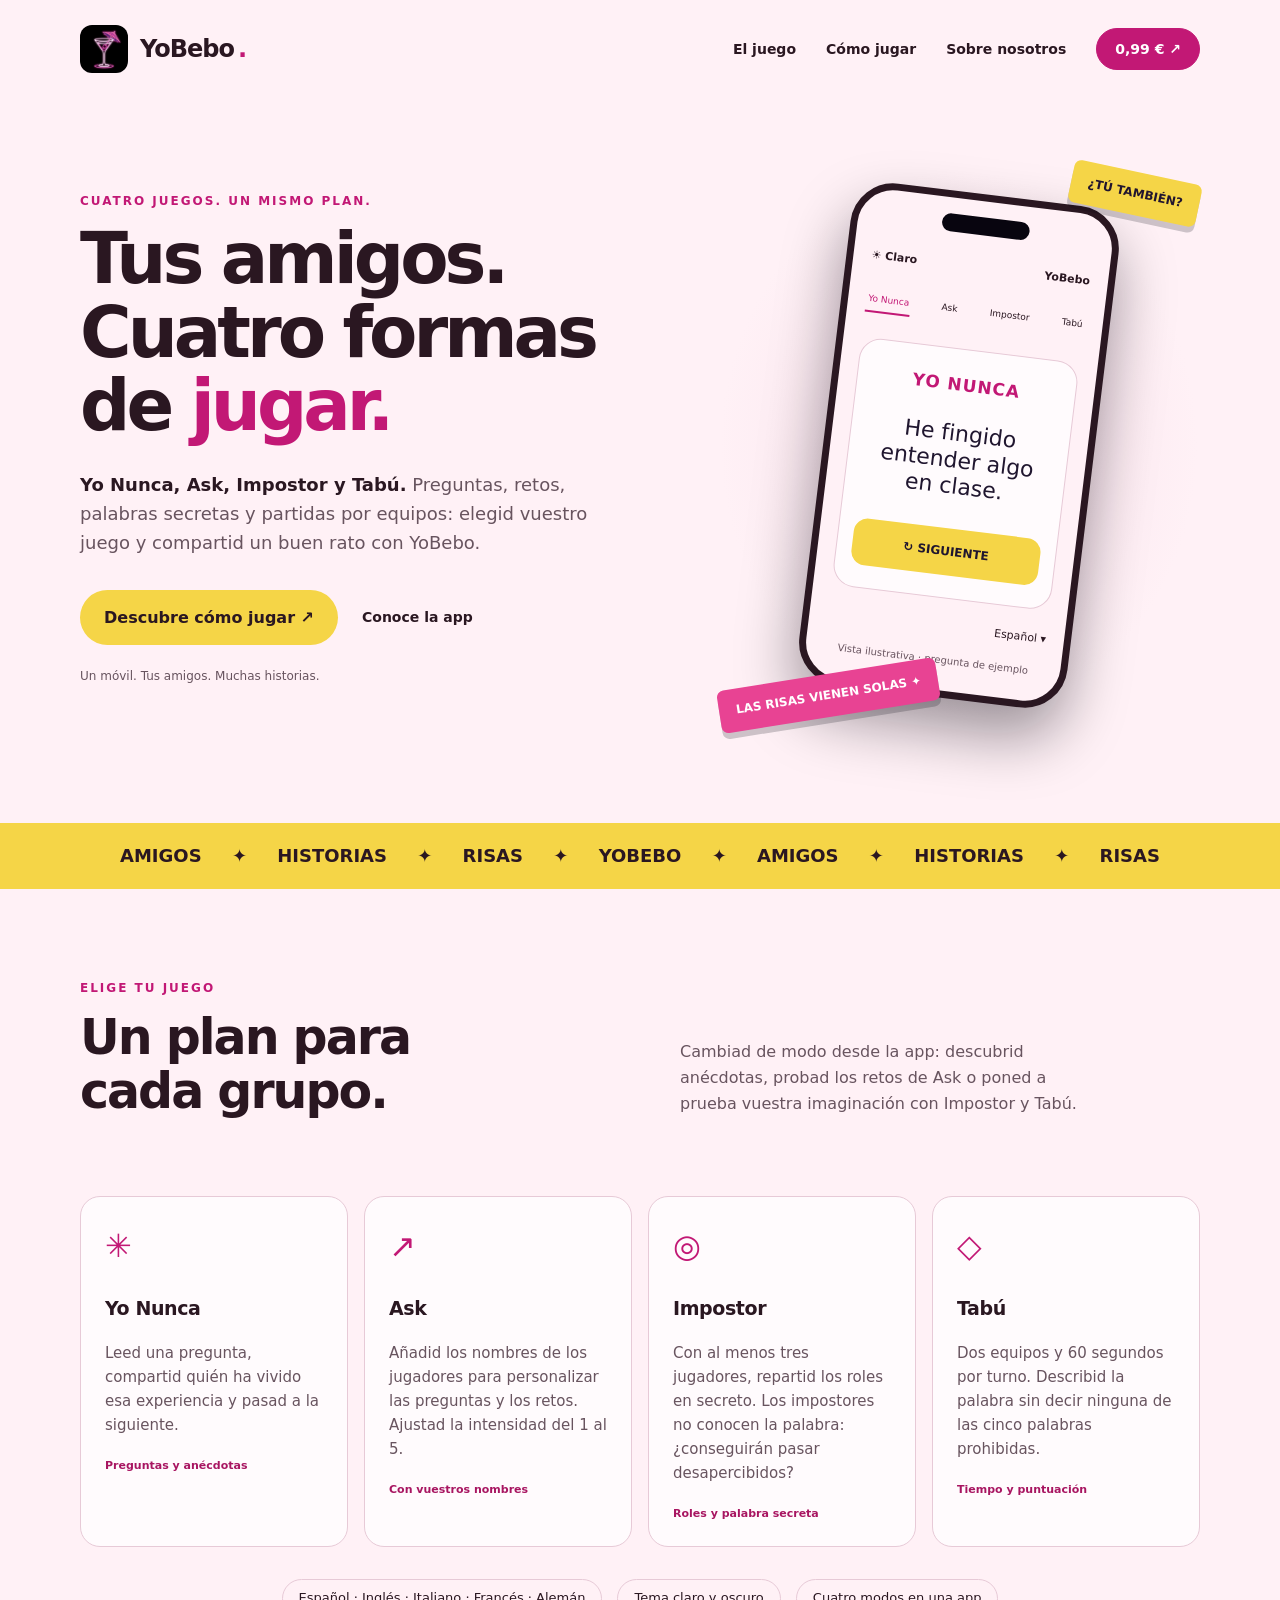
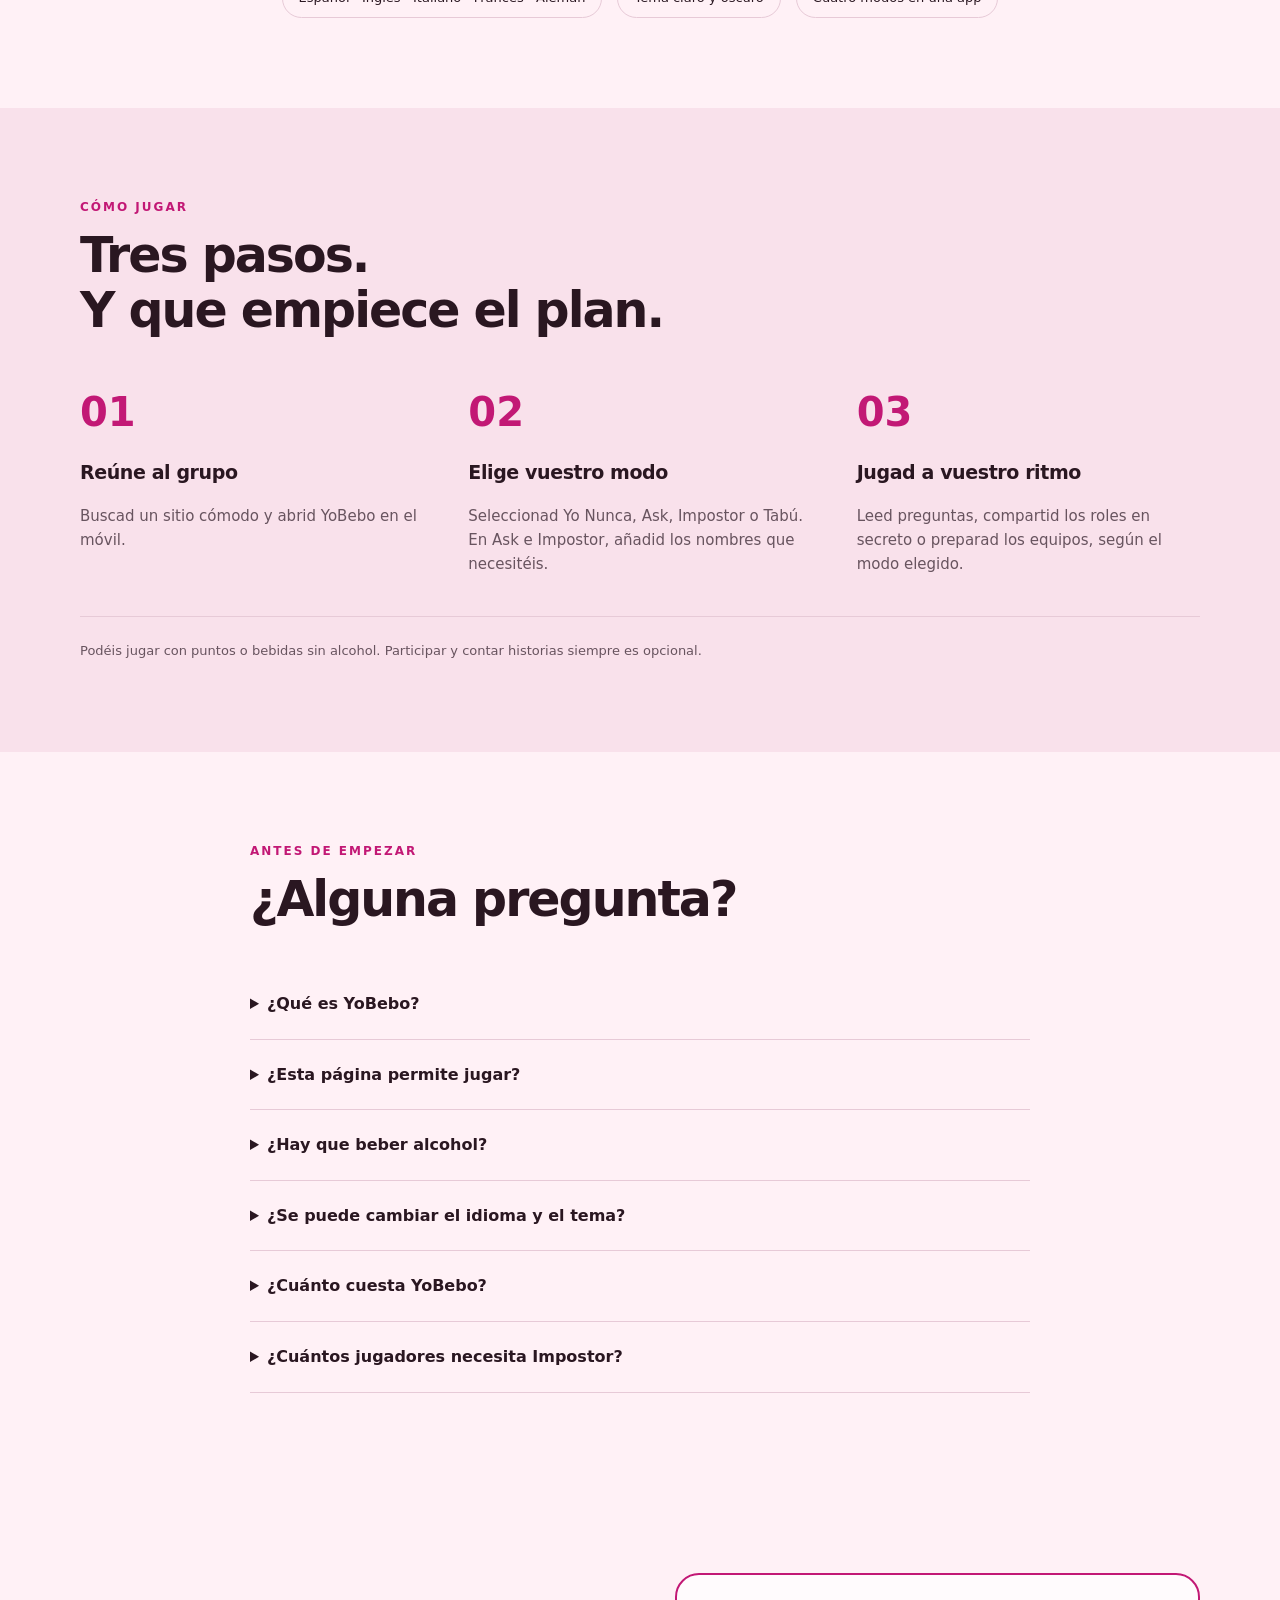
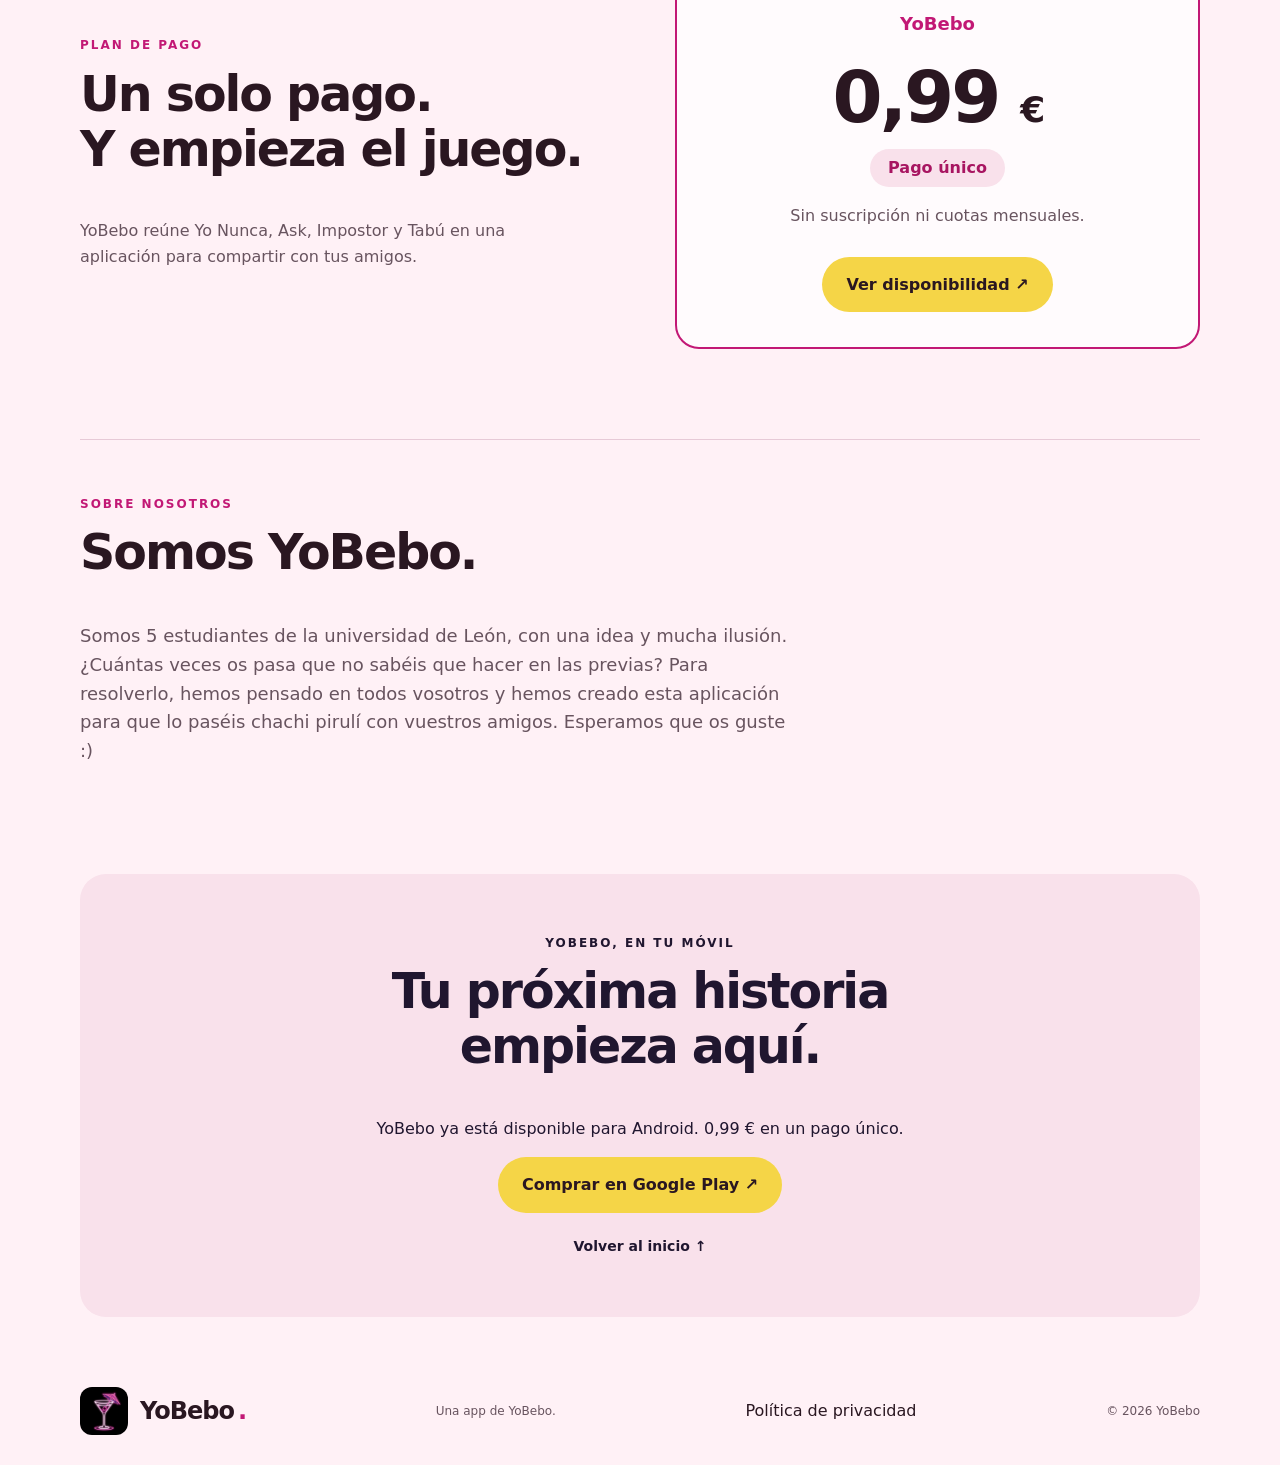
<file: index.html>
<!DOCTYPE html>
<html lang="es">

<head>
  <meta charset="UTF-8">
  <meta name="viewport" content="width=device-width, initial-scale=1">
  <meta name="description" content="Descubre YoBebo: Yo Nunca, Ask, Impostor y Tabú en una app para jugar con amigos.">
  <meta name="theme-color" content="#121212">
  <title>YoBebo · Cada pregunta, una historia</title>
  <link rel="icon" href="logo-yobebo.jpeg" type="image/jpeg">
  <link rel="stylesheet" href="styles.css">
  <script src="script.js" defer></script>
</head>

<body>
  <a class="skip" href="#contenido">Saltar al contenido</a>
  <header class="header">
    <a class="brand" href="#inicio"><img class="brand-logo" src="logo-yobebo.jpeg" width="48" height="48"
        alt="">YoBebo<span class="dot">.</span></a>
    <nav aria-label="Navegación principal"><a href="#juego">El juego</a><a href="#como-jugar">Cómo jugar</a><a
        href="#sobre-nosotros">Sobre nosotros</a><a class="nav-cta"
        href="https://play.google.com/store/apps/details?id=com.innova.yobebo"
        aria-label="Comprar YoBebo en Google Play por 0,99 euros">0,99 € ↗</a></nav>
  </header>
  <main id="contenido">
    <section class="hero wrap" id="inicio">
      <div class="hero-copy">
        <p class="eyebrow">CUATRO JUEGOS. UN MISMO PLAN.</p>
        <h1>Tus amigos.<br>Cuatro formas de <span>jugar.</span></h1>
        <p class="intro"><strong>Yo Nunca, Ask, Impostor y Tabú.</strong> Preguntas, retos, palabras secretas y partidas
          por equipos: elegid vuestro juego y compartid un buen rato con YoBebo.</p>
        <div class="actions"><a class="button" href="#como-jugar">Descubre cómo jugar ↗</a><a class="text-link"
            href="#juego">Conoce la app</a></div>
        <p class="small">Un móvil. Tus amigos. Muchas historias.</p>
      </div>
      <div class="visual"><span class="sticker top-sticker">¿TÚ TAMBIÉN?</span>
        <div class="phone" aria-label="Vista ilustrativa basada en la interfaz del proyecto; no es una captura real">
          <div class="notch"></div>
          <div class="phone-controls"><span>☀ Claro</span><span>YoBebo</span></div>
          <div class="mock-tabs"><span class="selected">Yo
              Nunca</span><span>Ask</span><span>Impostor</span><span>Tabú</span></div>
          <div class="question-card"><span class="tag">YO NUNCA</span>
            <p>He fingido entender algo en clase.</p>
            <div class="mock-button">↻ SIGUIENTE</div>
          </div>
          <p class="mock-language">Español ▾</p>
          <p class="mock-caption">Vista ilustrativa · pregunta de ejemplo</p>
        </div><span class="sticker bottom-sticker">LAS RISAS VIENEN SOLAS ✦</span>
      </div>
    </section>
    <div class="ribbon" aria-hidden="true">AMIGOS ✦ HISTORIAS ✦ RISAS ✦ YOBEBO ✦ AMIGOS ✦ HISTORIAS ✦ RISAS</div>
    <section class="wrap section" id="juego">
      <p class="eyebrow">ELIGE TU JUEGO</p>
      <div class="section-title">
        <h2>Un plan para<br>cada grupo.</h2>
        <p>Cambiad de modo desde la app: descubrid anécdotas, probad los retos de Ask o poned a prueba vuestra
          imaginación con Impostor y Tabú.</p>
      </div>
      <div class="features game-grid">
        <article><span class="feature-icon" aria-hidden="true">✳</span>
          <h3>Yo Nunca</h3>
          <p>Leed una pregunta, compartid quién ha vivido esa experiencia y pasad a la siguiente.</p><span
            class="mode-label">Preguntas y anécdotas</span>
        </article>
        <article><span class="feature-icon" aria-hidden="true">↗</span>
          <h3>Ask</h3>
          <p>Añadid los nombres de los jugadores para personalizar las preguntas y los retos. Ajustad la intensidad del
            1 al 5.</p><span class="mode-label">Con vuestros nombres</span>
        </article>
        <article><span class="feature-icon" aria-hidden="true">◎</span>
          <h3>Impostor</h3>
          <p>Con al menos tres jugadores, repartid los roles en secreto. Los impostores no conocen la palabra:
            ¿conseguirán pasar desapercibidos?</p><span class="mode-label">Roles y palabra secreta</span>
        </article>
        <article><span class="feature-icon" aria-hidden="true">◇</span>
          <h3>Tabú</h3>
          <p>Dos equipos y 60 segundos por turno. Describid la palabra sin decir ninguna de las cinco palabras
            prohibidas.</p><span class="mode-label">Tiempo y puntuación</span>
        </article>
      </div>
      <div class="app-options"><span>Español · Inglés · Italiano · Francés · Alemán</span><span>Tema claro y
          oscuro</span><span>Cuatro modos en una app</span></div>
    </section>
    <section class="steps-section" id="como-jugar">
      <div class="wrap section">
        <p class="eyebrow">CÓMO JUGAR</p>
        <h2>Tres pasos.<br>Y que empiece el plan.</h2>
        <ol class="steps">
          <li><span class="number">01</span>
            <h3>Reúne al grupo</h3>
            <p>Buscad un sitio cómodo y abrid YoBebo en el móvil.</p>
          </li>
          <li><span class="number">02</span>
            <h3>Elige vuestro modo</h3>
            <p>Seleccionad Yo Nunca, Ask, Impostor o Tabú. En Ask e Impostor, añadid los nombres que necesitéis.</p>
          </li>
          <li><span class="number">03</span>
            <h3>Jugad a vuestro ritmo</h3>
            <p>Leed preguntas, compartid los roles en secreto o preparad los equipos, según el modo elegido.</p>
          </li>
        </ol>
        <p class="note">Podéis jugar con puntos o bebidas sin alcohol. Participar y contar historias siempre es
          opcional.</p>
      </div>
    </section>
    <section class="wrap section faq">
      <p class="eyebrow">ANTES DE EMPEZAR</p>
      <h2>¿Alguna pregunta?</h2>
      <details>
        <summary>¿Qué es YoBebo?</summary>
        <p>Una aplicación móvil con cuatro modos de juego: Yo Nunca, Ask, Impostor y Tabú.</p>
      </details>
      <details>
        <summary>¿Esta página permite jugar?</summary>
        <p>Esta web presenta la aplicación. Las partidas se realizan desde la app móvil.</p>
      </details>
      <details>
        <summary>¿Hay que beber alcohol?</summary>
        <p>No. Podéis utilizar puntos, bebidas sin alcohol o simplemente conversar.</p>
      </details>
      <details>
        <summary>¿Se puede cambiar el idioma y el tema?</summary>
        <p>Sí. La app permite elegir español, inglés, italiano, francés o alemán y alternar entre el tema claro y el
          oscuro.</p>
      </details>
      <details>
        <summary>¿Cuánto cuesta YoBebo?</summary>
        <p>YoBebo cuesta 0,99 € mediante un pago único, sin suscripción ni cuotas mensuales.</p>
      </details>
      <details>
        <summary>¿Cuántos jugadores necesita Impostor?</summary>
        <p>Al menos tres. Podéis configurar el número de impostores antes de empezar la partida.</p>
      </details>
    </section>
    <section class="wrap section pricing" id="precio">
      <div>
        <p class="eyebrow">PLAN DE PAGO</p>
        <h2>Un solo pago.<br>Y empieza el juego.</h2>
        <p>YoBebo reúne Yo Nunca, Ask, Impostor y Tabú en una aplicación para compartir con tus amigos.</p>
      </div>
      <article class="price-card">
        <p class="price-name">YoBebo</p>
        <p class="price">0,99 <span>€</span></p>
        <p class="payment-label">Pago único</p>
        <p>Sin suscripción ni cuotas mensuales.</p><a class="button" href="#descarga">Ver disponibilidad ↗</a>
      </article>
    </section>
    <section class="wrap section about" id="sobre-nosotros">
      <p class="eyebrow">SOBRE NOSOTROS</p>
      <h2>Somos YoBebo.</h2>
      <p>Somos 5 estudiantes de la universidad de León, con una idea y mucha ilusión. ¿Cuántas veces os pasa que no
        sabéis que hacer en las previas? Para resolverlo, hemos pensado en todos vosotros y hemos creado esta aplicación
        para que lo paséis chachi pirulí con vuestros amigos. Esperamos que os guste :) </p>
    </section>
    <section class="download wrap" id="descarga">
      <p class="eyebrow">YOBEBO, EN TU MÓVIL</p>
      <h2>Tu próxima historia<br>empieza aquí.</h2>
      <p id="download-status">El enlace de descarga se añadirá cuando esté disponible.</p><a id="download-link"
        class="button" hidden>Descargar la app ↗</a><a class="text-link" href="#inicio">Volver al inicio ↑</a>
    </section>
  </main>

  <footer class="wrap">
    <a class="brand" href="#inicio">
      <img class="brand-logo" src="logo-yobebo.jpeg" width="48" height="48" alt="">
      YoBebo<span class="dot">.</span>
    </a>

    <p>Una app de YoBebo.</p>

    <a href="privacidad.html">Política de privacidad</a>

    <span>© <span id="year">2026</span> YoBebo</span>
  </footer>
</body>

</html>
</file>
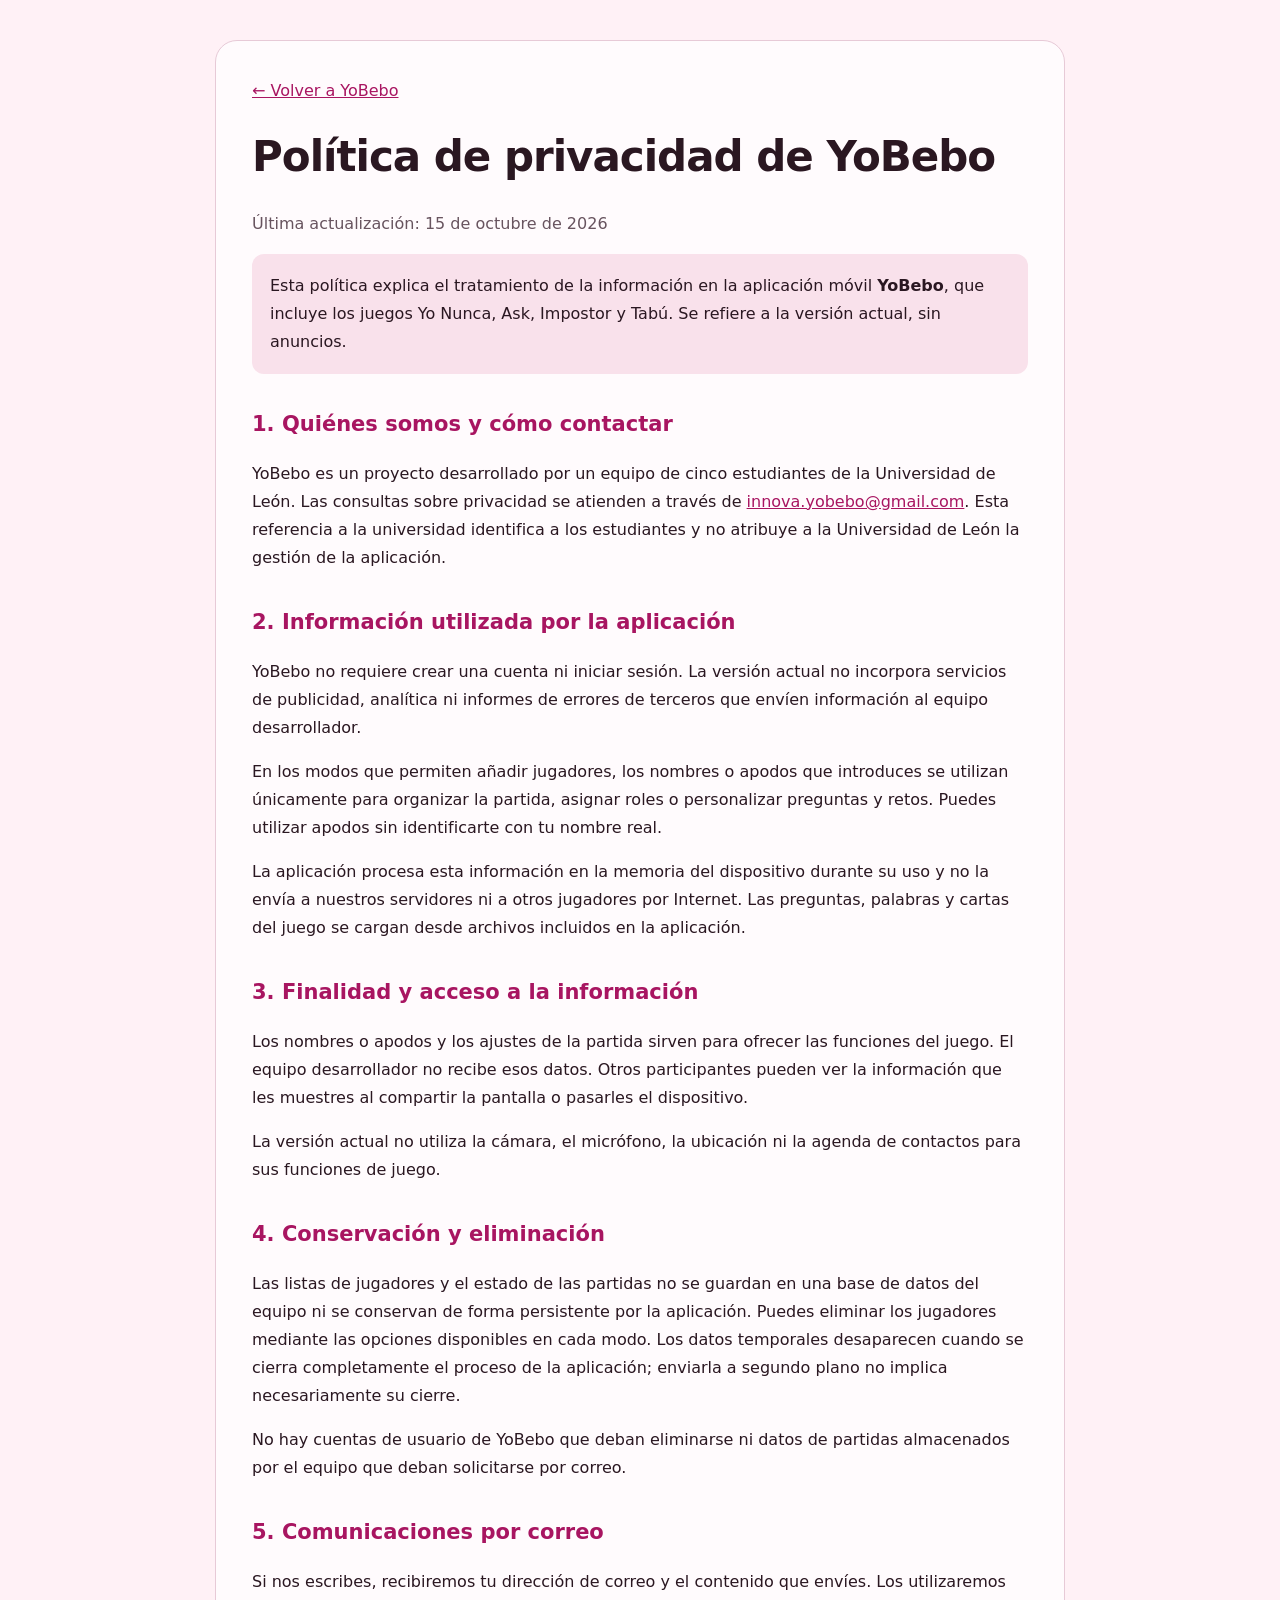
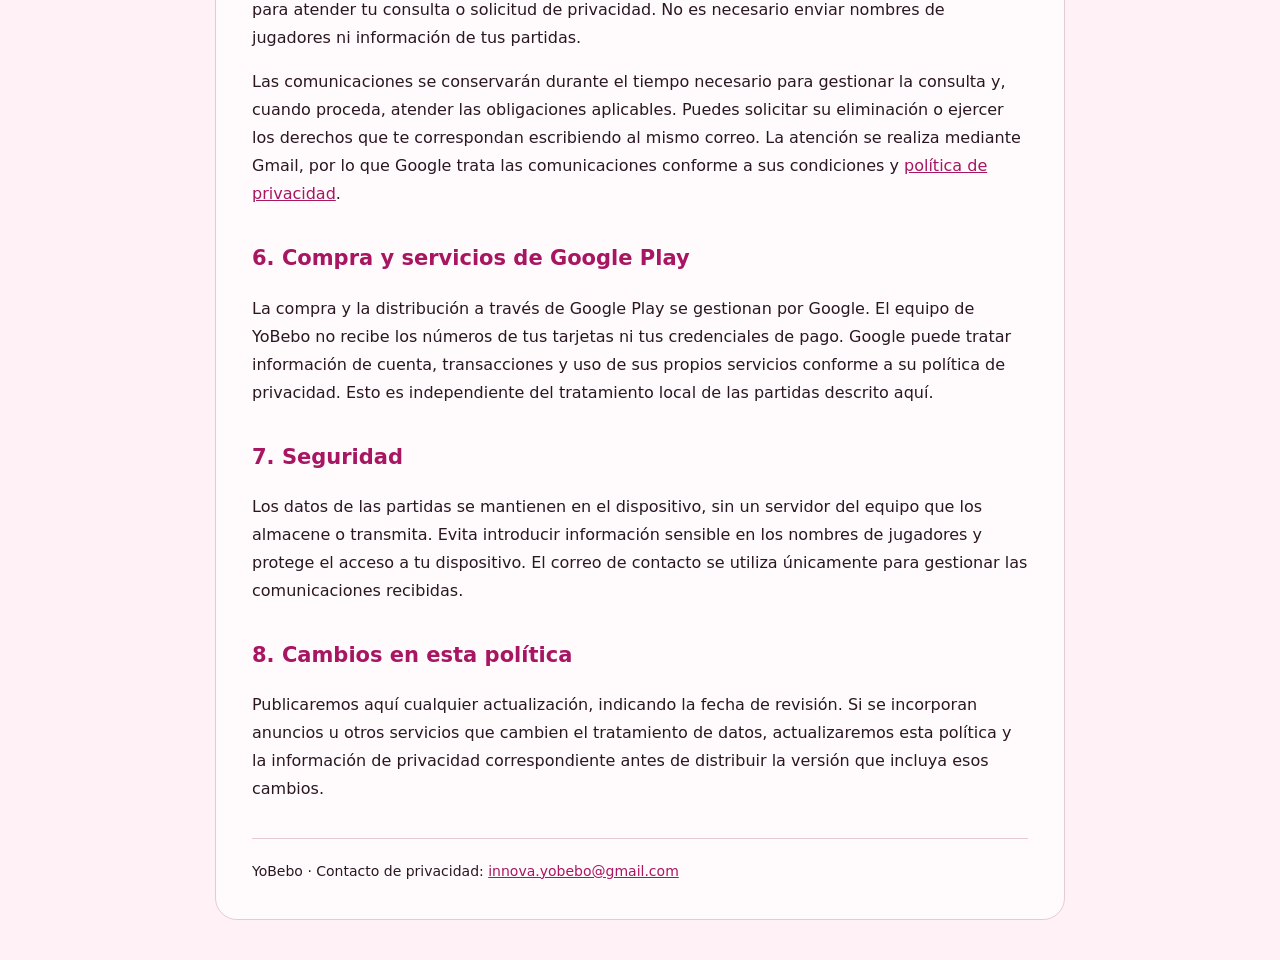
<file: privacidad.html>
<!DOCTYPE html>
<html lang="es">
<head>
<meta charset="UTF-8">
<meta name="viewport" content="width=device-width, initial-scale=1">
<meta name="description" content="Política de privacidad de la aplicación móvil YoBebo. Información sobre datos, uso local, conservación y contacto.">
<title>Política de privacidad · YoBebo</title>
<style>
*{box-sizing:border-box}body{margin:0;background:#fff1f6;color:#2a1721;font:16px/1.75 system-ui,-apple-system,BlinkMacSystemFont,"Segoe UI",sans-serif}main{max-width:850px;margin:40px auto;padding:36px;background:#fffbfd;border:1px solid #e7cad7;border-radius:22px}a{color:#a81561;overflow-wrap:anywhere}a:focus-visible{outline:3px solid #a81561;outline-offset:4px}h1{font-size:clamp(28px,6vw,42px);line-height:1.15;letter-spacing:-1px}h2{font-size:21px;color:#a81561;margin-top:32px}.date{color:#68545f}.intro{padding:18px;background:#f9e1eb;border-radius:12px}footer{border-top:1px solid #e7cad7;margin-top:35px;padding-top:20px;font-size:14px}@media(max-width:600px){main{margin:16px;padding:24px}}
</style>
</head>
<body>
<main>
<a href="./index.html">← Volver a YoBebo</a>
<h1>Política de privacidad de YoBebo</h1>
<p class="date">Última actualización: 15 de octubre de 2026</p>
<p class="intro">Esta política explica el tratamiento de la información en la aplicación móvil <strong>YoBebo</strong>, que incluye los juegos Yo Nunca, Ask, Impostor y Tabú. Se refiere a la versión actual, sin anuncios.</p>
<h2>1. Quiénes somos y cómo contactar</h2>
<p>YoBebo es un proyecto desarrollado por un equipo de cinco estudiantes de la Universidad de León. Las consultas sobre privacidad se atienden a través de <a href="mailto:innova.yobebo@gmail.com">innova.yobebo@gmail.com</a>. Esta referencia a la universidad identifica a los estudiantes y no atribuye a la Universidad de León la gestión de la aplicación.</p>
<h2>2. Información utilizada por la aplicación</h2>
<p>YoBebo no requiere crear una cuenta ni iniciar sesión. La versión actual no incorpora servicios de publicidad, analítica ni informes de errores de terceros que envíen información al equipo desarrollador.</p>
<p>En los modos que permiten añadir jugadores, los nombres o apodos que introduces se utilizan únicamente para organizar la partida, asignar roles o personalizar preguntas y retos. Puedes utilizar apodos sin identificarte con tu nombre real.</p>
<p>La aplicación procesa esta información en la memoria del dispositivo durante su uso y no la envía a nuestros servidores ni a otros jugadores por Internet. Las preguntas, palabras y cartas del juego se cargan desde archivos incluidos en la aplicación.</p>
<h2>3. Finalidad y acceso a la información</h2>
<p>Los nombres o apodos y los ajustes de la partida sirven para ofrecer las funciones del juego. El equipo desarrollador no recibe esos datos. Otros participantes pueden ver la información que les muestres al compartir la pantalla o pasarles el dispositivo.</p>
<p>La versión actual no utiliza la cámara, el micrófono, la ubicación ni la agenda de contactos para sus funciones de juego.</p>
<h2>4. Conservación y eliminación</h2>
<p>Las listas de jugadores y el estado de las partidas no se guardan en una base de datos del equipo ni se conservan de forma persistente por la aplicación. Puedes eliminar los jugadores mediante las opciones disponibles en cada modo. Los datos temporales desaparecen cuando se cierra completamente el proceso de la aplicación; enviarla a segundo plano no implica necesariamente su cierre.</p>
<p>No hay cuentas de usuario de YoBebo que deban eliminarse ni datos de partidas almacenados por el equipo que deban solicitarse por correo.</p>
<h2>5. Comunicaciones por correo</h2>
<p>Si nos escribes, recibiremos tu dirección de correo y el contenido que envíes. Los utilizaremos para atender tu consulta o solicitud de privacidad. No es necesario enviar nombres de jugadores ni información de tus partidas.</p>
<p>Las comunicaciones se conservarán durante el tiempo necesario para gestionar la consulta y, cuando proceda, atender las obligaciones aplicables. Puedes solicitar su eliminación o ejercer los derechos que te correspondan escribiendo al mismo correo. La atención se realiza mediante Gmail, por lo que Google trata las comunicaciones conforme a sus condiciones y <a href="https://policies.google.com/privacy?hl=es">política de privacidad</a>.</p>
<h2>6. Compra y servicios de Google Play</h2>
<p>La compra y la distribución a través de Google Play se gestionan por Google. El equipo de YoBebo no recibe los números de tus tarjetas ni tus credenciales de pago. Google puede tratar información de cuenta, transacciones y uso de sus propios servicios conforme a su política de privacidad. Esto es independiente del tratamiento local de las partidas descrito aquí.</p>
<h2>7. Seguridad</h2>
<p>Los datos de las partidas se mantienen en el dispositivo, sin un servidor del equipo que los almacene o transmita. Evita introducir información sensible en los nombres de jugadores y protege el acceso a tu dispositivo. El correo de contacto se utiliza únicamente para gestionar las comunicaciones recibidas.</p>
<h2>8. Cambios en esta política</h2>
<p>Publicaremos aquí cualquier actualización, indicando la fecha de revisión. Si se incorporan anuncios u otros servicios que cambien el tratamiento de datos, actualizaremos esta política y la información de privacidad correspondiente antes de distribuir la versión que incluya esos cambios.</p>
<footer>YoBebo · Contacto de privacidad: <a href="mailto:innova.yobebo@gmail.com">innova.yobebo@gmail.com</a></footer>
</main>
</body>
</html>
</file>
<file: styles.css>
/* Cambia estas variables para adaptar los colores a la aplicación. */
:root{--bg:#fff1f6;--panel:#fffbfd;--text:#2a1721;--muted:#68545f;--accent:#f5d547;--purple:#e84393;--line:#e7cad7}
*{box-sizing:border-box}html{scroll-behavior:smooth;scroll-padding-top:90px}body{margin:0;background:var(--bg);color:var(--text);font-family:system-ui,-apple-system,BlinkMacSystemFont,"Segoe UI",sans-serif;line-height:1.6}a{color:inherit;text-decoration:none}button,a,summary{-webkit-tap-highlight-color:transparent}a:focus-visible,summary:focus-visible{outline:3px solid var(--accent);outline-offset:6px}[hidden]{display:none!important}.wrap,.header{width:min(1120px,calc(100% - 48px));margin-inline:auto}.header{display:flex;align-items:center;justify-content:space-between;padding:25px 0;gap:24px}.brand{display:flex;align-items:center;gap:9px;font-size:24px;font-weight:850;letter-spacing:-1px}.dot{color:var(--accent);margin-left:-8px}nav{display:flex;gap:30px;align-items:center;font-size:14px;font-weight:650}nav a:hover,.text-link:hover{color:var(--accent)}.nav-cta{border:1px solid var(--line);padding:9px 18px;border-radius:100px}.hero{display:grid;grid-template-columns:1.2fr 1fr;align-items:center;gap:60px;padding-block:70px 100px}.eyebrow{font-size:12px;font-weight:800;letter-spacing:2px;color:#c21875}h1,h2,h3,p{margin-top:0}h1{font-size:clamp(44px,5.5vw,76px);line-height:1.04;letter-spacing:-4px;margin-bottom:28px}h1 span{color:#c21875}.intro{font-size:18px;color:var(--muted);max-width:510px}.intro strong{color:var(--text)}.actions{display:flex;align-items:center;gap:24px;flex-wrap:wrap;margin-top:32px}.button{display:inline-flex;justify-content:center;background:var(--accent);color:#171025;padding:15px 24px;border-radius:100px;font-weight:800;transition:transform .2s}.button:hover{transform:translateY(-3px)}.text-link{font-size:14px;font-weight:700}.small{font-size:12px;color:var(--muted);margin-top:22px}.visual{position:relative;display:grid;place-items:center;padding:25px 0;background:radial-gradient(ellipse,var(--panel),transparent 70%)}.phone{width:270px;border:7px solid #514260;border-radius:43px;padding:16px 18px 22px;background:#20162f;box-shadow:0 30px 60px #08050f66;transform:rotate(7deg)}.notch{height:18px;width:88px;border-radius:99px;background:#08050f;margin:0 auto 24px}.phone-header{display:flex;justify-content:space-between;font-weight:850;font-size:23px;margin-bottom:28px}.phone-header span{color:var(--accent)}.question-card{min-height:253px;background:var(--purple);color:#20162f;border-radius:22px;padding:22px;display:flex;flex-direction:column}.tag{font-size:10px;letter-spacing:2px;font-weight:900}.question-card p{font-size:27px;font-weight:850;line-height:1.2;margin:22px 0}.card-star{font-size:40px;align-self:flex-end;margin-top:auto}.mock-button{background:var(--accent);color:#20162f;font-size:12px;font-weight:850;padding:14px 8px;text-align:center;border-radius:14px;margin-top:24px}.mock-caption{font-size:10px;color:var(--muted);text-align:center;margin:16px 0 0}.sticker{position:absolute;color:#21152f;background:var(--accent);padding:12px 17px;font-size:12px;font-weight:900;border-radius:7px;z-index:1;box-shadow:0 6px 0 #08050f33}.top-sticker{top:4px;right:0;transform:rotate(12deg)}.bottom-sticker{bottom:5px;left:0;transform:rotate(-9deg);background:var(--purple)}.ribbon{overflow:hidden;white-space:nowrap;background:var(--accent);color:#171025;text-align:center;font-weight:850;font-size:18px;word-spacing:24px;padding:19px 0}.section{padding-block:90px}h2{font-size:clamp(32px,4vw,49px);line-height:1.12;letter-spacing:-2px}.section-title{display:grid;grid-template-columns:1fr 1fr;gap:80px;align-items:center}.section-title p{color:var(--muted);max-width:410px}.features,.steps{display:grid;grid-template-columns:repeat(3,1fr);gap:24px;margin-top:35px}.features article{background:var(--panel);border:1px solid var(--line);border-radius:20px;padding:28px}.feature-icon{display:block;font-size:32px;color:var(--purple);margin-bottom:24px}h3{font-size:19px;line-height:1.35;letter-spacing:-.4px}.features p,.steps p{color:var(--muted);font-size:15px;margin-bottom:0}.steps-section{background:#f9e1eb}.steps{list-style:none;padding:0;gap:45px}.number{display:block;color:#c21875;font-size:40px;font-weight:800;margin-bottom:16px}.note{border-top:1px solid var(--line);padding-top:24px;font-size:13px;color:var(--muted);margin-top:40px;margin-bottom:0}.faq{max-width:780px}.faq details{border-bottom:1px solid var(--line);padding:22px 0}.faq summary{cursor:pointer;font-weight:700}.faq details p{color:var(--muted);margin:18px 0 0}.download{background:var(--purple);color:#20162f;text-align:center;border-radius:26px;padding:60px 24px;margin-bottom:70px}.download .eyebrow{color:#20162f}.download .text-link{display:block;margin-top:22px}.download .text-link:hover{color:#20162f;text-decoration:underline}footer{display:flex;align-items:center;justify-content:space-between;gap:25px;padding-bottom:30px}footer p,footer>span{font-size:12px;color:var(--muted);margin:0}.skip{position:absolute;top:-100px;padding:12px;background:var(--accent);color:#171025;z-index:5}.skip:focus{top:10px}
@media(max-width:800px){.hero{gap:20px;grid-template-columns:1fr;padding-top:40px}.hero-copy{max-width:600px}.visual{max-width:400px;width:100%;margin:35px auto 0}.section-title{grid-template-columns:1fr;gap:0}.features,.steps{grid-template-columns:1fr;gap:20px}.section{padding-block:60px}.features article{padding:25px}.feature-icon{margin-bottom:15px}.steps li{padding-bottom:20px;border-bottom:1px solid var(--line)}footer{flex-wrap:wrap}.header{gap:15px}nav{gap:18px}.download{margin-bottom:45px}}
@media(max-width:480px){.wrap,.header{width:calc(100% - 32px)}.brand{font-size:21px}.brand img{width:28px;height:28px}nav{gap:12px;font-size:12px}.nav-cta{padding:7px 10px}nav a[href="#juego"]{display:none}h1{letter-spacing:-2px}.intro{font-size:16px}.actions{gap:18px}.sticker{font-size:10px}.ribbon{font-size:14px}footer{align-items:flex-start;flex-direction:column;gap:12px}}
@media(prefers-reduced-motion:reduce){html{scroll-behavior:auto}.button{transition:none}.button:hover{transform:none}}

/* Présentation adaptée aux couleurs et aux quatre modes du projet Flutter. */
.hero .eyebrow,.section .eyebrow{color:#c21875}.phone{background:#fff1f6;border-color:#2a1721;color:#2a1721}.phone-controls{display:flex;justify-content:space-between;font-size:11px;font-weight:700;margin-bottom:22px}.mock-tabs{display:flex;justify-content:space-between;font-size:9px;margin-bottom:25px;gap:4px}.mock-tabs span{padding:5px 2px}.mock-tabs .selected{color:#c21875;border-bottom:2px solid #c21875}.question-card{background:#fffbfd;border:1px solid #e7cad7;padding:22px 15px;min-height:250px;text-align:center}.tag{color:#c21875;font-size:17px;letter-spacing:1px}.question-card p{font-size:22px;font-weight:500}.question-card .mock-button{margin-top:auto}.mock-language{text-align:right;font-size:11px;margin:20px 0 0}.mock-caption{color:#68545f}.game-grid{grid-template-columns:repeat(4,1fr);gap:16px}.game-grid article{padding:24px}.mode-label{display:block;color:#a81561;font-size:11px;font-weight:750;margin-top:20px}.app-options{display:flex;flex-wrap:wrap;justify-content:center;gap:15px;margin-top:32px}.app-options span{border:1px solid var(--line);border-radius:100px;padding:8px 16px;font-size:13px}.download{background:#f9e1eb}.feature-icon{color:#c21875}.text-link:hover,nav a:hover{color:#c21875}.dot{color:#c21875}.visual{background:radial-gradient(ellipse,#f9e1eb,transparent 70%)}.top-sticker{background:#f5d547}.bottom-sticker{background:#e84393;color:white}.button{color:#2a1721}.ribbon{color:#2a1721}@media(max-width:1000px){.game-grid{grid-template-columns:repeat(2,1fr)}}@media(max-width:600px){.game-grid{grid-template-columns:1fr}}

/* Precio y equipo */
.pricing{display:grid;grid-template-columns:1fr 1fr;gap:70px;align-items:center}.pricing>div>p:last-child{color:var(--muted);max-width:440px}.price-card{border:2px solid #c21875;border-radius:24px;padding:35px;background:var(--panel);text-align:center}.price-name{font-size:18px;font-weight:800;color:#c21875}.price{font-size:72px;line-height:1.1;letter-spacing:-3px;font-weight:850;margin:20px 0 12px}.price span{font-size:36px}.payment-label{display:inline-block;border-radius:99px;background:#f9e1eb;color:#a81561;padding:6px 18px;font-weight:800}.price-card>p:not(.price):not(.price-name):not(.payment-label){color:var(--muted)}.price-card .button{margin-top:12px}.about{border-top:1px solid var(--line);padding-top:55px}.about>p:last-child{max-width:720px;color:var(--muted);font-size:18px}.header{flex-wrap:wrap}nav{flex-wrap:wrap}@media(max-width:800px){.pricing{grid-template-columns:1fr;gap:25px}}@media(max-width:480px){nav{width:100%;justify-content:space-between}nav a[href="#juego"]{display:block}.price{font-size:60px}}

/* Logo original: se conserva completo y se adapta mediante CSS. */
.brand .brand-logo{width:48px;height:48px;object-fit:contain;border-radius:12px;flex-shrink:0}.brand{gap:12px}@media(max-width:480px){.brand .brand-logo{width:40px;height:40px;border-radius:10px}}

/*Botón de precio */
.nav-cta {
  background-color: #c21875;
  color: #ffffff;
  border-color: #c21875;
}

.nav-cta:hover {
  background-color: #a81561;
  color: #ffffff;
}
</file>
